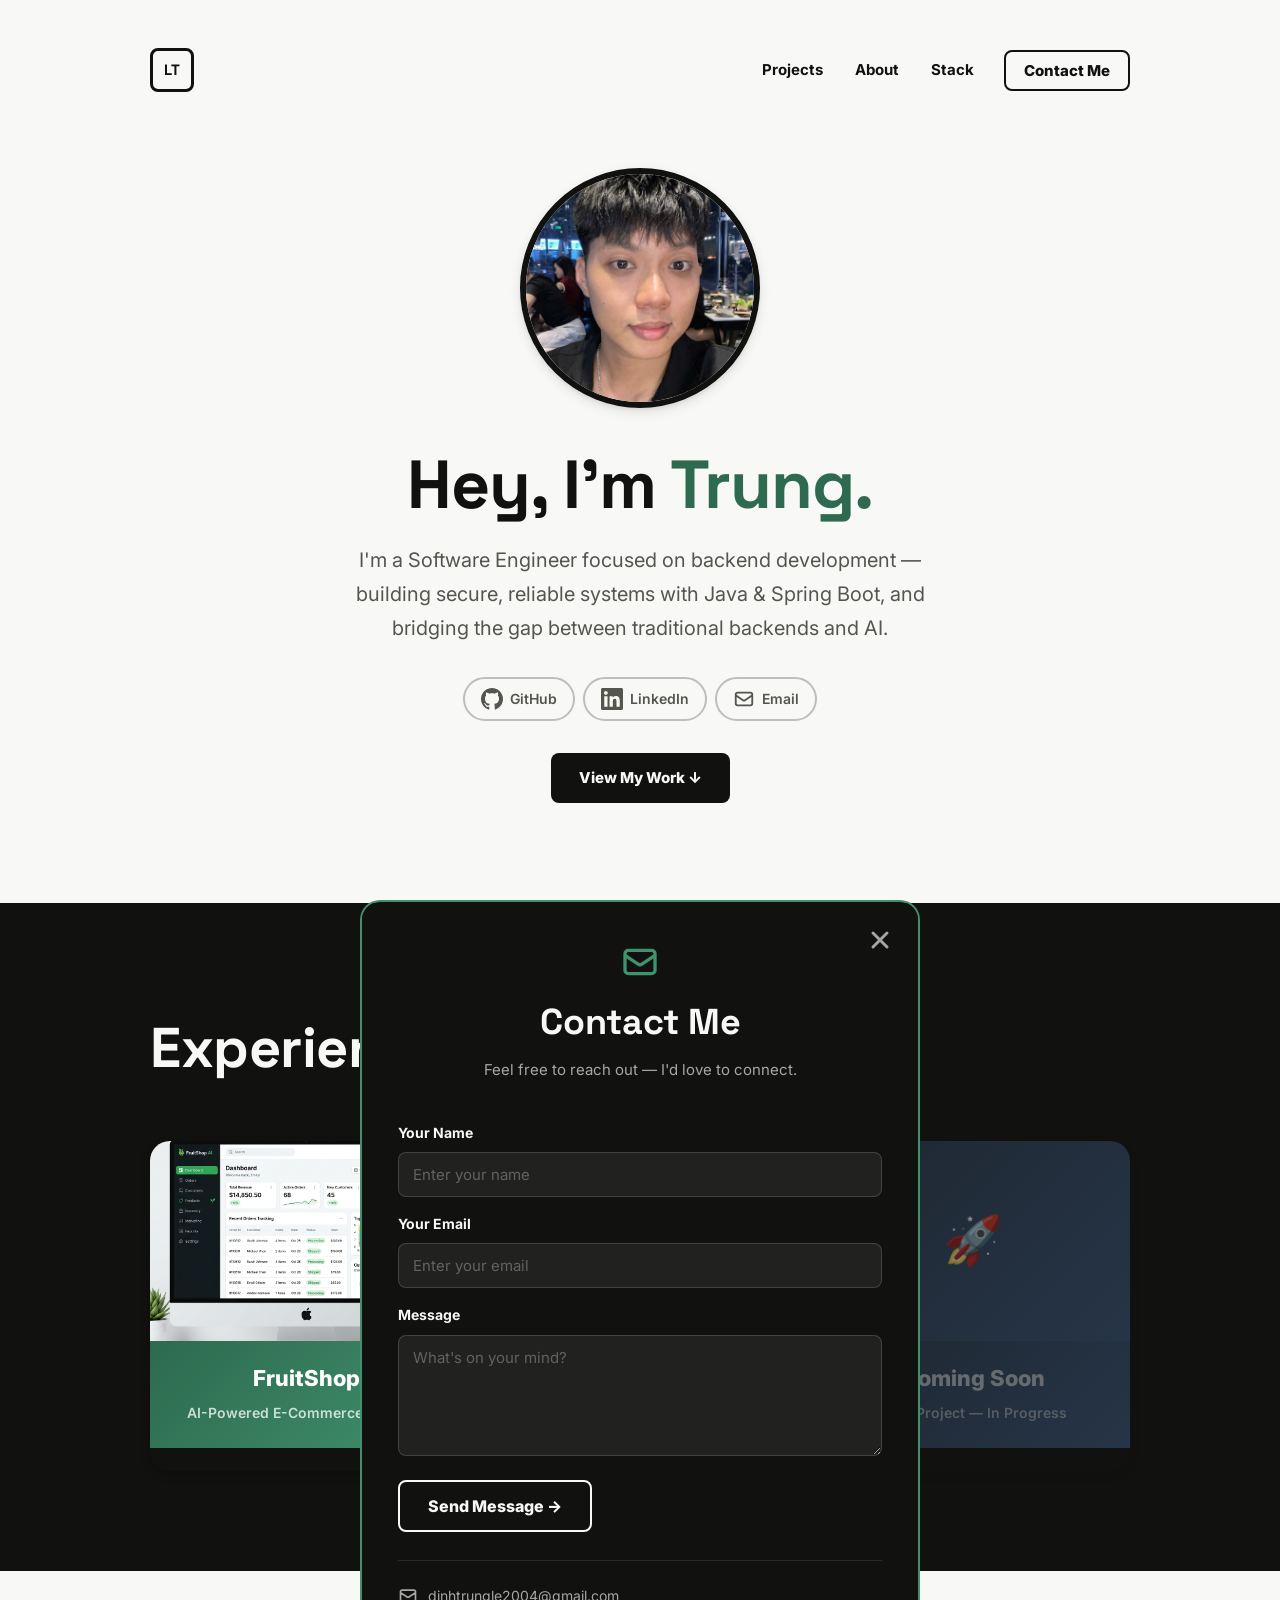
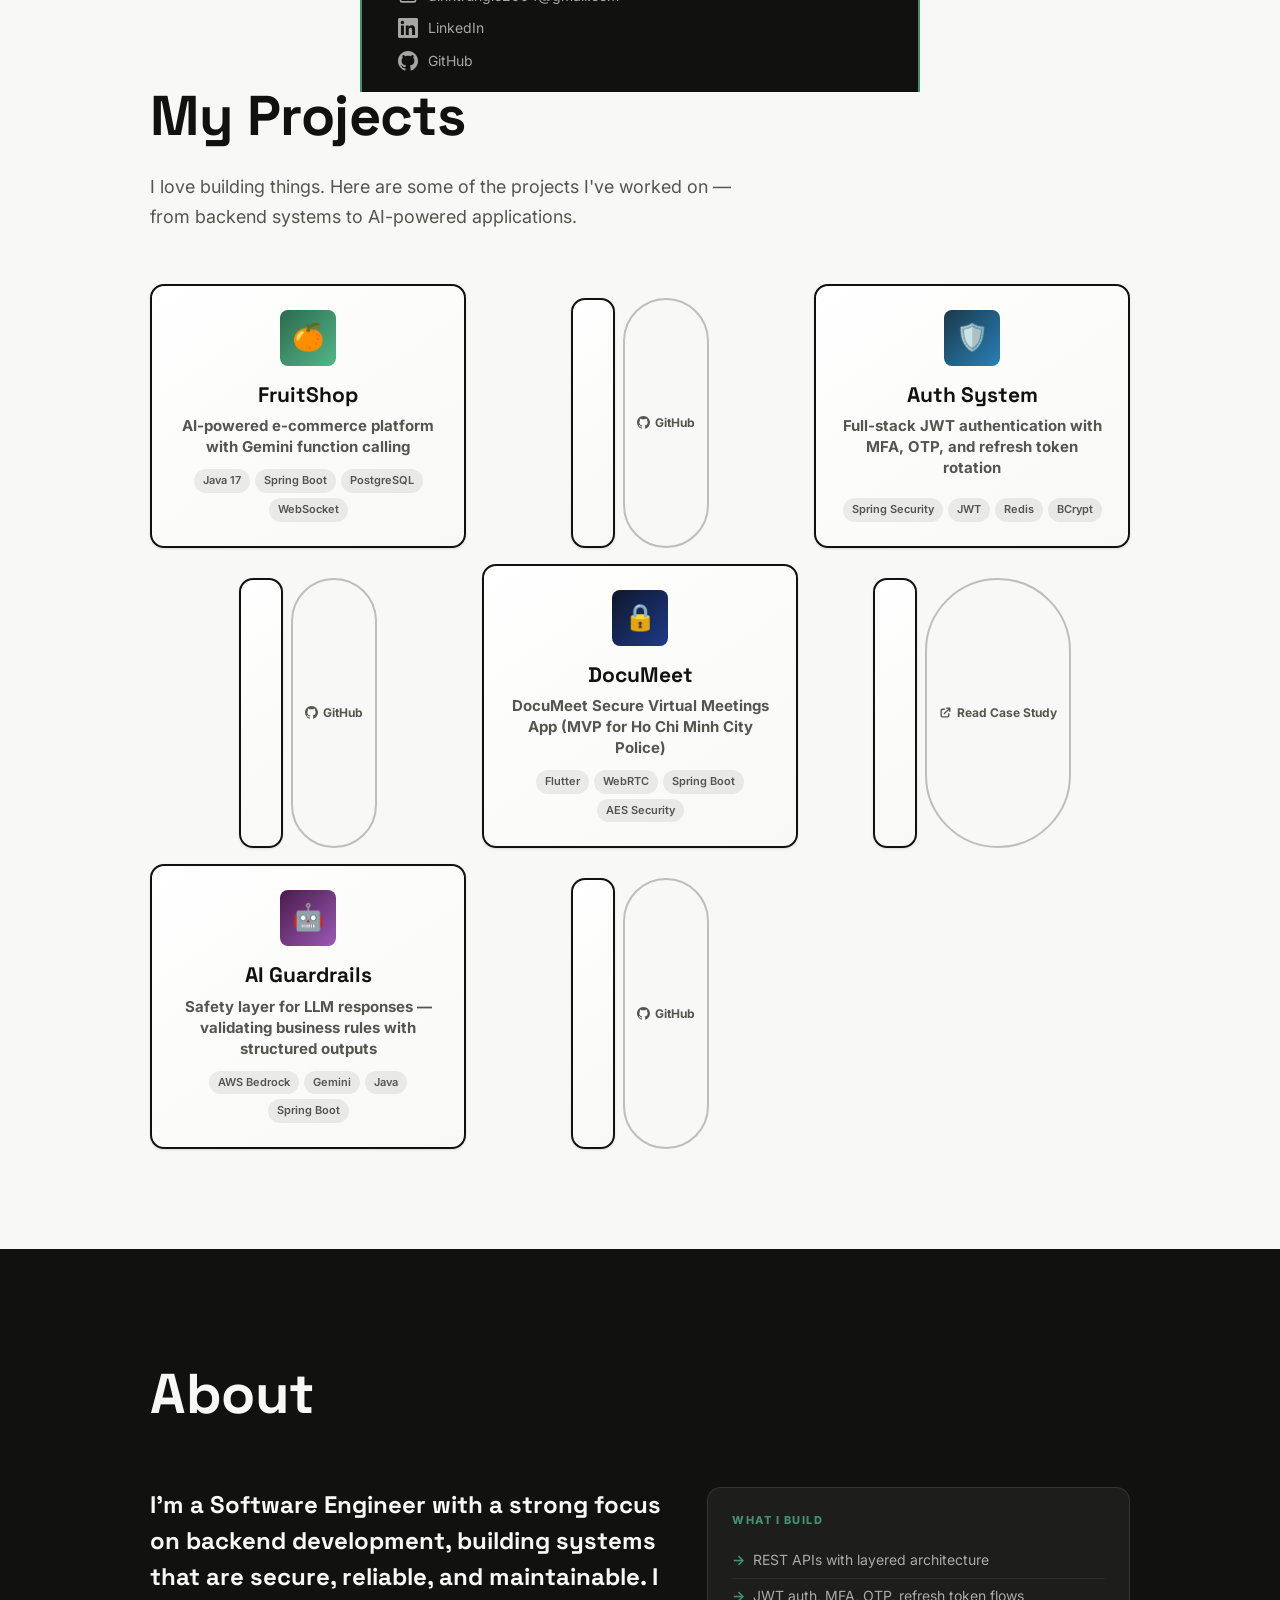
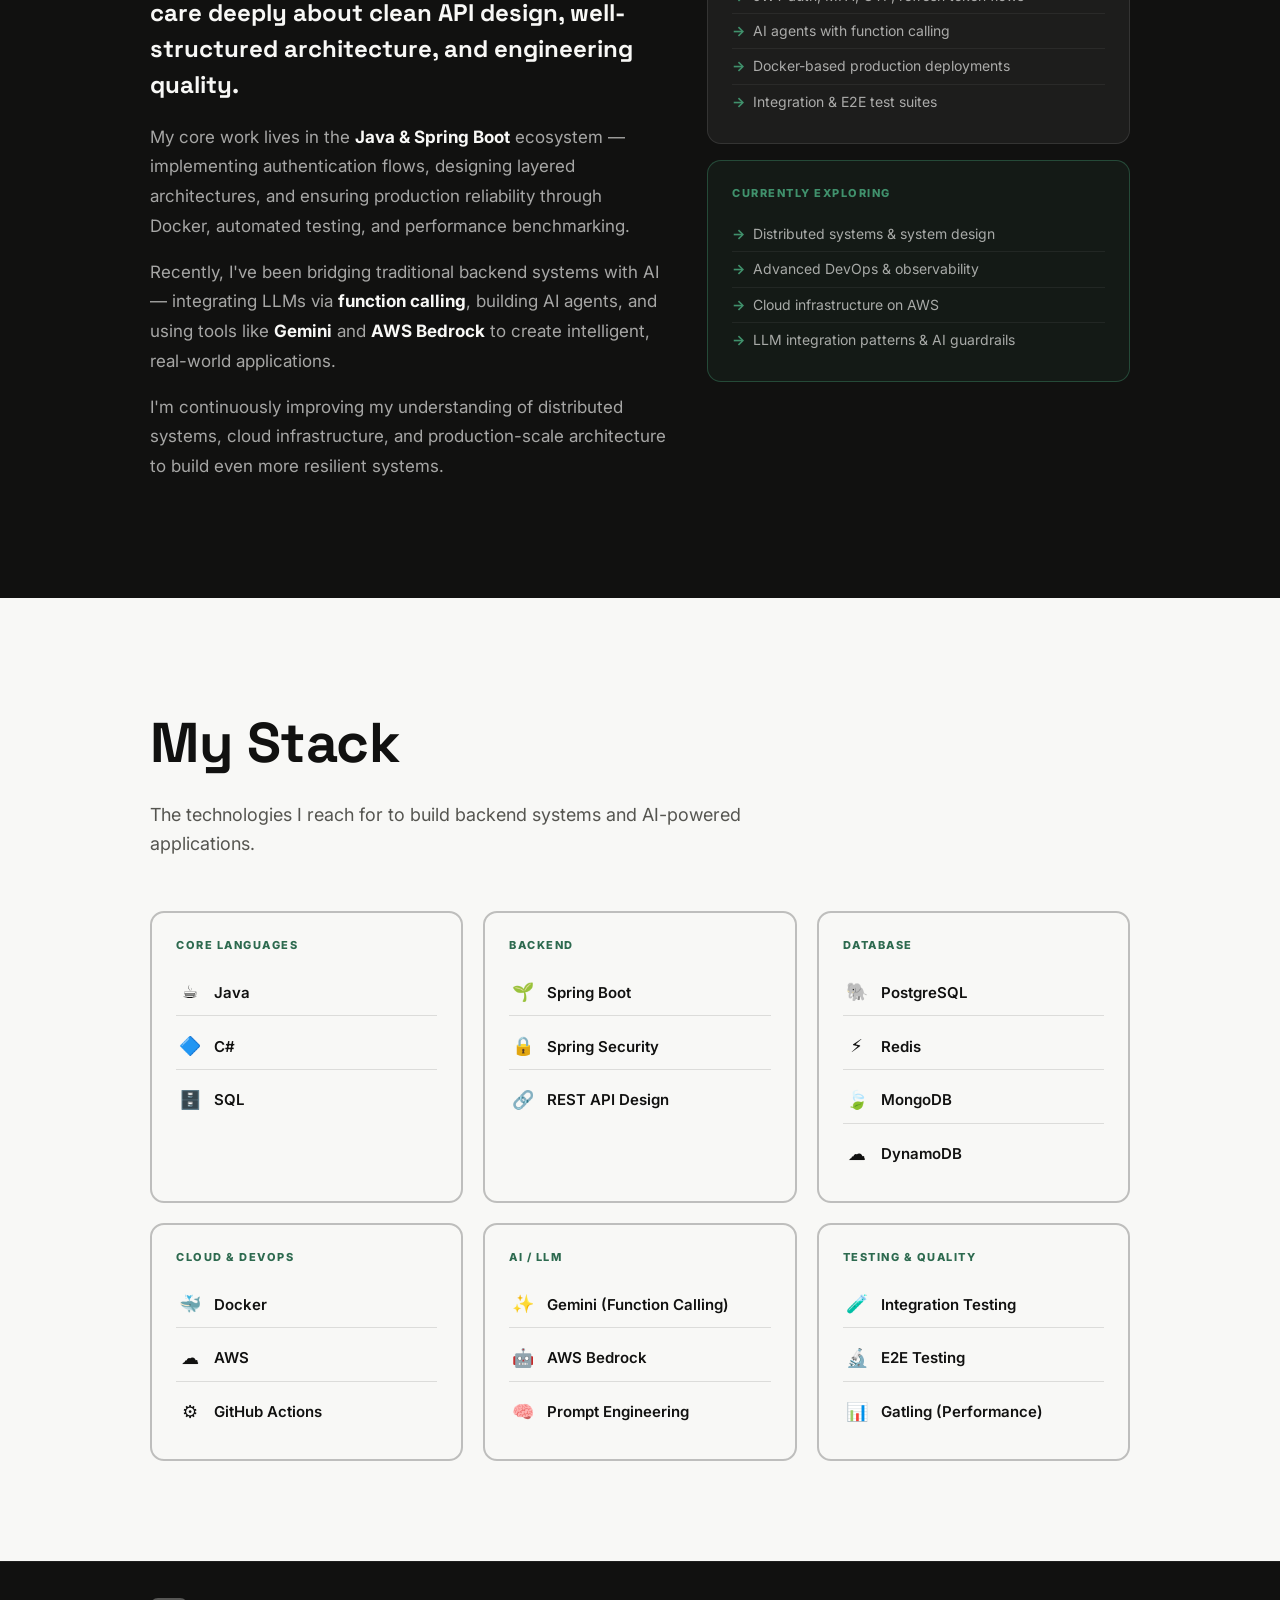
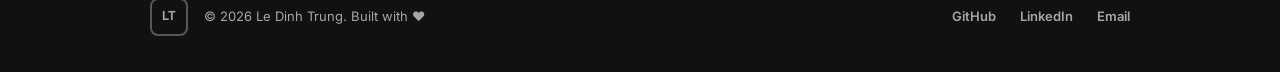
<file: index.html>
<!DOCTYPE html>
<html lang="en">

<head>
  <meta charset="UTF-8" />
  <meta name="viewport" content="width=device-width, initial-scale=1.0" />
  <meta name="description"
    content="Le Dinh Trung — Software Engineer specializing in backend development with Java & Spring Boot. Building secure, reliable systems and AI-powered applications." />
  <meta name="keywords" content="Le Dinh Trung, Backend Engineer, Java, Spring Boot, Software Engineer, Portfolio" />
  <meta name="author" content="Le Dinh Trung" />
  <meta property="og:title" content="Le Dinh Trung — Software Engineer" />
  <meta property="og:description"
    content="Backend Engineer building secure systems and AI-powered applications with Java & Spring Boot." />
  <meta property="og:type" content="website" />
  <title>Le Dinh Trung — Software Engineer</title>
  <link rel="preconnect" href="https://fonts.googleapis.com" />
  <link rel="preconnect" href="https://fonts.gstatic.com" crossorigin />
  <link
    href="https://fonts.googleapis.com/css2?family=Inter:wght@400;500;600;700;800;900&family=Space+Grotesk:wght@400;500;600;700&display=swap"
    rel="stylesheet" />
  <link rel="stylesheet" href="css/style.css" />
</head>

<body id="top">

  <!-- ========== STICKY NAV (shows on scroll) ========== -->
  <nav id="sticky-nav" aria-label="Sticky navigation">
    <div class="nav-inner">
      <a href="#top" class="nav-logo" aria-label="Go to top">LT</a>
      <div class="nav-links">
        <a href="#projects" class="nav-link">Projects</a>
        <a href="#about" class="nav-link">About</a>
        <a href="#stack" class="nav-link">Stack</a>
        <button class="nav-contact-btn" onclick="openContact()" aria-label="Open contact panel">Contact Me</button>
      </div>
      <button class="mobile-menu-btn" id="mobile-menu-btn" onclick="openMobileNav()" aria-label="Open menu"
        aria-expanded="false">
        <span></span><span></span><span></span>
      </button>
    </div>
  </nav>

  <!-- ========== MOBILE NAV OVERLAY ========== -->
  <div id="mobile-nav" class="mobile-nav" role="dialog" aria-modal="true" aria-label="Mobile navigation">
    <button class="mobile-nav-close" onclick="closeMobileNav()" aria-label="Close menu">
      <svg xmlns="http://www.w3.org/2000/svg" width="28" height="28" fill="none" viewBox="0 0 24 24"
        stroke="currentColor" stroke-width="2.5">
        <path stroke-linecap="round" stroke-linejoin="round" d="M6 18L18 6M6 6l12 12" />
      </svg>
    </button>
    <div class="mobile-nav-logo">LT</div>
    <nav class="mobile-nav-links" aria-label="Mobile navigation links">
      <a href="#projects" onclick="closeMobileNav()">Projects</a>
      <a href="#about" onclick="closeMobileNav()">About</a>
      <a href="#stack" onclick="closeMobileNav()">Stack</a>
      <button onclick="openContact(); closeMobileNav()">Contact Me</button>
    </nav>
  </div>

  <!-- ========== CONTACT PANEL ========== -->
  <div id="contact-panel" class="contact-panel" role="dialog" aria-modal="true" aria-label="Contact form">
    <button class="contact-close" onclick="closeContact()" aria-label="Close contact panel">
      <svg xmlns="http://www.w3.org/2000/svg" width="28" height="28" fill="none" viewBox="0 0 24 24"
        stroke="currentColor" stroke-width="2.5">
        <path stroke-linecap="round" stroke-linejoin="round" d="M6 18L18 6M6 6l12 12" />
      </svg>
    </button>
    <div class="contact-panel-inner">
      <div class="contact-icon">
        <svg xmlns="http://www.w3.org/2000/svg" width="40" height="40" fill="none" viewBox="0 0 24 24"
          stroke="currentColor" stroke-width="2">
          <path stroke-linecap="round" stroke-linejoin="round"
            d="M3 8l7.89 5.26a2 2 0 002.22 0L21 8M5 19h14a2 2 0 002-2V7a2 2 0 00-2-2H5a2 2 0 00-2 2v10a2 2 0 002 2z" />
        </svg>
      </div>
      <h2 class="contact-title">Contact Me</h2>
      <p class="contact-subtitle">Feel free to reach out — I'd love to connect.</p>
      <form class="contact-form" action="mailto:dinhtrungle2004@gmail.com" method="GET" enctype="text/plain"
        id="contact-form">
        <label for="contact-name">Your Name</label>
        <input type="text" id="contact-name" name="Your Name" placeholder="Enter your name" required />
        <label for="contact-email">Your Email</label>
        <input type="email" id="contact-email" name="Your Email" placeholder="Enter your email" required />
        <label for="contact-message">Message</label>
        <textarea id="contact-message" name="body" placeholder="What's on your mind?" rows="5" required></textarea>
        <button type="submit" class="contact-submit">Send Message →</button>
      </form>
      <div class="contact-links">
        <a href="mailto:dinhtrungle2004@gmail.com" target="_blank" rel="noopener" aria-label="Email">
          <svg xmlns="http://www.w3.org/2000/svg" width="20" height="20" fill="none" viewBox="0 0 24 24"
            stroke="currentColor" stroke-width="2">
            <path stroke-linecap="round" stroke-linejoin="round"
              d="M3 8l7.89 5.26a2 2 0 002.22 0L21 8M5 19h14a2 2 0 002-2V7a2 2 0 00-2-2H5a2 2 0 00-2 2v10a2 2 0 002 2z" />
          </svg>
          dinhtrungle2004@gmail.com
        </a>
        <a href="https://www.linkedin.com/in/trung-wolford/" target="_blank" rel="noopener" aria-label="LinkedIn">
          <svg xmlns="http://www.w3.org/2000/svg" width="20" height="20" viewBox="0 0 24 24" fill="currentColor">
            <path
              d="M20.447 20.452h-3.554v-5.569c0-1.328-.027-3.037-1.852-3.037-1.853 0-2.136 1.445-2.136 2.939v5.667H9.351V9h3.414v1.561h.046c.477-.9 1.637-1.85 3.37-1.85 3.601 0 4.267 2.37 4.267 5.455v6.286zM5.337 7.433c-1.144 0-2.063-.926-2.063-2.065 0-1.138.92-2.063 2.063-2.063 1.14 0 2.064.925 2.064 2.063 0 1.139-.925 2.065-2.064 2.065zm1.782 13.019H3.555V9h3.564v11.452zM22.225 0H1.771C.792 0 0 .774 0 1.729v20.542C0 23.227.792 24 1.771 24h20.451C23.2 24 24 23.227 24 22.271V1.729C24 .774 23.2 0 22.222 0h.003z" />
          </svg>
          LinkedIn
        </a>
        <a href="https://github.com/TrungWolford" target="_blank" rel="noopener" aria-label="GitHub">
          <svg xmlns="http://www.w3.org/2000/svg" width="20" height="20" viewBox="0 0 24 24" fill="currentColor">
            <path
              d="M12 0c-6.626 0-12 5.373-12 12 0 5.302 3.438 9.8 8.207 11.387.599.111.793-.261.793-.577v-2.234c-3.338.726-4.033-1.416-4.033-1.416-.546-1.387-1.333-1.756-1.333-1.756-1.089-.745.083-.729.083-.729 1.205.084 1.839 1.237 1.839 1.237 1.07 1.834 2.807 1.304 3.492.997.107-.775.418-1.305.762-1.604-2.665-.305-5.467-1.334-5.467-5.931 0-1.311.469-2.381 1.236-3.221-.124-.303-.535-1.524.117-3.176 0 0 1.008-.322 3.301 1.23.957-.266 1.983-.399 3.003-.404 1.02.005 2.047.138 3.006.404 2.291-1.552 3.297-1.23 3.297-1.23.653 1.653.242 2.874.118 3.176.77.84 1.235 1.911 1.235 3.221 0 4.609-2.807 5.624-5.479 5.921.43.372.823 1.102.823 2.222v3.293c0 .319.192.694.801.576 4.765-1.589 8.199-6.086 8.199-11.386 0-6.627-5.373-12-12-12z" />
          </svg>
          GitHub
        </a>
      </div>
    </div>
  </div>
  <div id="contact-overlay" class="contact-overlay" onclick="closeContact()"></div>

  <!-- ========== HERO ========== -->
  <header id="hero" class="hero section-light">
    <div class="hero-inner container">
      <!-- Static nav (visible at top, hidden on scroll when sticky-nav appears) -->
      <nav class="hero-nav" aria-label="Primary navigation">
        <a href="#top" class="nav-logo" aria-label="Go to top">LT</a>
        <div class="nav-links">
          <a href="#projects" class="nav-link">Projects</a>
          <a href="#about" class="nav-link">About</a>
          <a href="#stack" class="nav-link">Stack</a>
          <button class="nav-contact-btn" onclick="openContact()" aria-label="Open contact panel">Contact Me</button>
        </div>
        <button class="mobile-menu-btn" onclick="openMobileNav()" aria-label="Open menu">
          <span></span><span></span><span></span>
        </button>
      </nav>

      <div class="hero-content">
        <div class="hero-avatar-wrap">
          <img src="img/profile.jpg" alt="Photo of Le Dinh Trung" class="hero-avatar" id="hero-avatar" loading="eager"
            onerror="this.src='img/profile-placeholder.svg'" />
        </div>
        <div class="hero-text fade-in-up">
          <h1 class="hero-greeting">
            Hey, I'm <span class="accent">Trung.</span>
          </h1>
          <p class="hero-intro">
            I'm a Software Engineer focused on backend development — building secure, reliable systems with Java &amp;
            Spring Boot, and bridging the gap between traditional backends and AI.
          </p>
          <div class="hero-socials">
            <a href="https://github.com/TrungWolford" target="_blank" rel="noopener" class="social-link"
              aria-label="GitHub profile">
              <svg xmlns="http://www.w3.org/2000/svg" width="22" height="22" viewBox="0 0 24 24" fill="currentColor">
                <path
                  d="M12 0c-6.626 0-12 5.373-12 12 0 5.302 3.438 9.8 8.207 11.387.599.111.793-.261.793-.577v-2.234c-3.338.726-4.033-1.416-4.033-1.416-.546-1.387-1.333-1.756-1.333-1.756-1.089-.745.083-.729.083-.729 1.205.084 1.839 1.237 1.839 1.237 1.07 1.834 2.807 1.304 3.492.997.107-.775.418-1.305.762-1.604-2.665-.305-5.467-1.334-5.467-5.931 0-1.311.469-2.381 1.236-3.221-.124-.303-.535-1.524.117-3.176 0 0 1.008-.322 3.301 1.23.957-.266 1.983-.399 3.003-.404 1.02.005 2.047.138 3.006.404 2.291-1.552 3.297-1.23 3.297-1.23.653 1.653.242 2.874.118 3.176.77.84 1.235 1.911 1.235 3.221 0 4.609-2.807 5.624-5.479 5.921.43.372.823 1.102.823 2.222v3.293c0 .319.192.694.801.576 4.765-1.589 8.199-6.086 8.199-11.386 0-6.627-5.373-12-12-12z" />
              </svg>
              GitHub
            </a>
            <a href="https://www.linkedin.com/in/trung-wolford/" target="_blank" rel="noopener" class="social-link"
              aria-label="LinkedIn profile">
              <svg xmlns="http://www.w3.org/2000/svg" width="22" height="22" viewBox="0 0 24 24" fill="currentColor">
                <path
                  d="M20.447 20.452h-3.554v-5.569c0-1.328-.027-3.037-1.852-3.037-1.853 0-2.136 1.445-2.136 2.939v5.667H9.351V9h3.414v1.561h.046c.477-.9 1.637-1.85 3.37-1.85 3.601 0 4.267 2.37 4.267 5.455v6.286zM5.337 7.433c-1.144 0-2.063-.926-2.063-2.065 0-1.138.92-2.063 2.063-2.063 1.14 0 2.064.925 2.064 2.063 0 1.139-.925 2.065-2.064 2.065zm1.782 13.019H3.555V9h3.564v11.452zM22.225 0H1.771C.792 0 0 .774 0 1.729v20.542C0 23.227.792 24 1.771 24h20.451C23.2 24 24 23.227 24 22.271V1.729C24 .774 23.2 0 22.222 0h.003z" />
              </svg>
              LinkedIn
            </a>
            <a href="mailto:dinhtrungle2004@gmail.com" class="social-link" aria-label="Send email">
              <svg xmlns="http://www.w3.org/2000/svg" width="22" height="22" fill="none" viewBox="0 0 24 24"
                stroke="currentColor" stroke-width="2">
                <path stroke-linecap="round" stroke-linejoin="round"
                  d="M3 8l7.89 5.26a2 2 0 002.22 0L21 8M5 19h14a2 2 0 002-2V7a2 2 0 00-2-2H5a2 2 0 00-2 2v10a2 2 0 002 2z" />
              </svg>
              Email
            </a>
          </div>
          <a href="#projects" class="hero-cta">View My Work ↓</a>
        </div>
      </div>
    </div>
  </header>

  <!-- ========== EXPERIENCE WORK ========== -->
  <section id="featured" class="section-dark featured-section" aria-label="Featured work">
    <div class="container">
      <h2 class="section-title section-title--light">Experience Work</h2>
      <div class="featured-grid" id="featured-grid">
        <!-- Populated by JS -->
      </div>
    </div>
  </section>

  <!-- ========== PROJECTS ========== -->
  <section id="projects" class="section-light" aria-label="All projects">
    <div class="container">
      <h2 class="section-title">My Projects</h2>
      <p class="section-subtitle">I love building things. Here are some of the projects I've worked on — from backend
        systems to AI-powered applications.</p>
      <div class="projects-grid" id="projects-grid">
        <!-- Populated by JS -->
      </div>
    </div>
  </section>

  <!-- ========== ABOUT ========== -->
  <section id="about" class="section-dark about-section" aria-label="About me">
    <div class="container">
      <h2 class="section-title section-title--light">About</h2>
      <div class="about-grid">
        <div class="about-text">
          <p class="about-intro">
            I'm a Software Engineer with a strong focus on backend development, building systems that are secure,
            reliable, and maintainable. I care deeply about clean API design, well-structured architecture, and
            engineering quality.
          </p>
          <p class="about-body">
            My core work lives in the <strong>Java & Spring Boot</strong> ecosystem — implementing authentication flows,
            designing layered architectures, and ensuring production reliability through Docker, automated testing, and
            performance benchmarking.
          </p>
          <p class="about-body">
            Recently, I've been bridging traditional backend systems with AI — integrating LLMs via <strong>function
              calling</strong>, building AI agents, and using tools like <strong>Gemini</strong> and <strong>AWS
              Bedrock</strong> to create intelligent, real-world applications.
          </p>
          <p class="about-body">
            I'm continuously improving my understanding of distributed systems, cloud infrastructure, and
            production-scale architecture to build even more resilient systems.
          </p>
        </div>
        <div class="about-focus">
          <div class="focus-card">
            <div class="focus-label">What I build</div>
            <ul class="focus-list">
              <li>REST APIs with layered architecture</li>
              <li>JWT auth, MFA, OTP, refresh token flows</li>
              <li>AI agents with function calling</li>
              <li>Docker-based production deployments</li>
              <li>Integration &amp; E2E test suites</li>
            </ul>
          </div>
          <div class="focus-card currently-card">
            <div class="focus-label">Currently exploring</div>
            <ul class="focus-list">
              <li>Distributed systems &amp; system design</li>
              <li>Advanced DevOps &amp; observability</li>
              <li>Cloud infrastructure on AWS</li>
              <li>LLM integration patterns &amp; AI guardrails</li>
            </ul>
          </div>
        </div>
      </div>
    </div>
  </section>

  <!-- ========== TECH STACK ========== -->
  <section id="stack" class="section-light stack-section" aria-label="Technology stack">
    <div class="container">
      <h2 class="section-title">My Stack</h2>
      <p class="section-subtitle">The technologies I reach for to build backend systems and AI-powered applications.</p>
      <div class="stack-grid" id="stack-grid">
        <!-- Populated by JS -->
      </div>
    </div>
  </section>

  <!-- ========== FOOTER ========== -->
  <footer class="footer section-dark" aria-label="Footer">
    <div class="container footer-inner">
      <div class="footer-left">
        <span class="footer-logo">LT</span>
        <span class="footer-copy">© 2026 Le Dinh Trung. Built with ♥</span>
      </div>
      <div class="footer-links">
        <a href="https://github.com/TrungWolford" target="_blank" rel="noopener" aria-label="GitHub">GitHub</a>
        <a href="https://www.linkedin.com/in/trung-wolford/" target="_blank" rel="noopener"
          aria-label="LinkedIn">LinkedIn</a>
        <a href="mailto:dinhtrungle2004@gmail.com" aria-label="Email">Email</a>
      </div>
    </div>
  </footer>

  <script src="js/data.js"></script>
  <script src="js/main.js"></script>
</body>

</html>
</file>
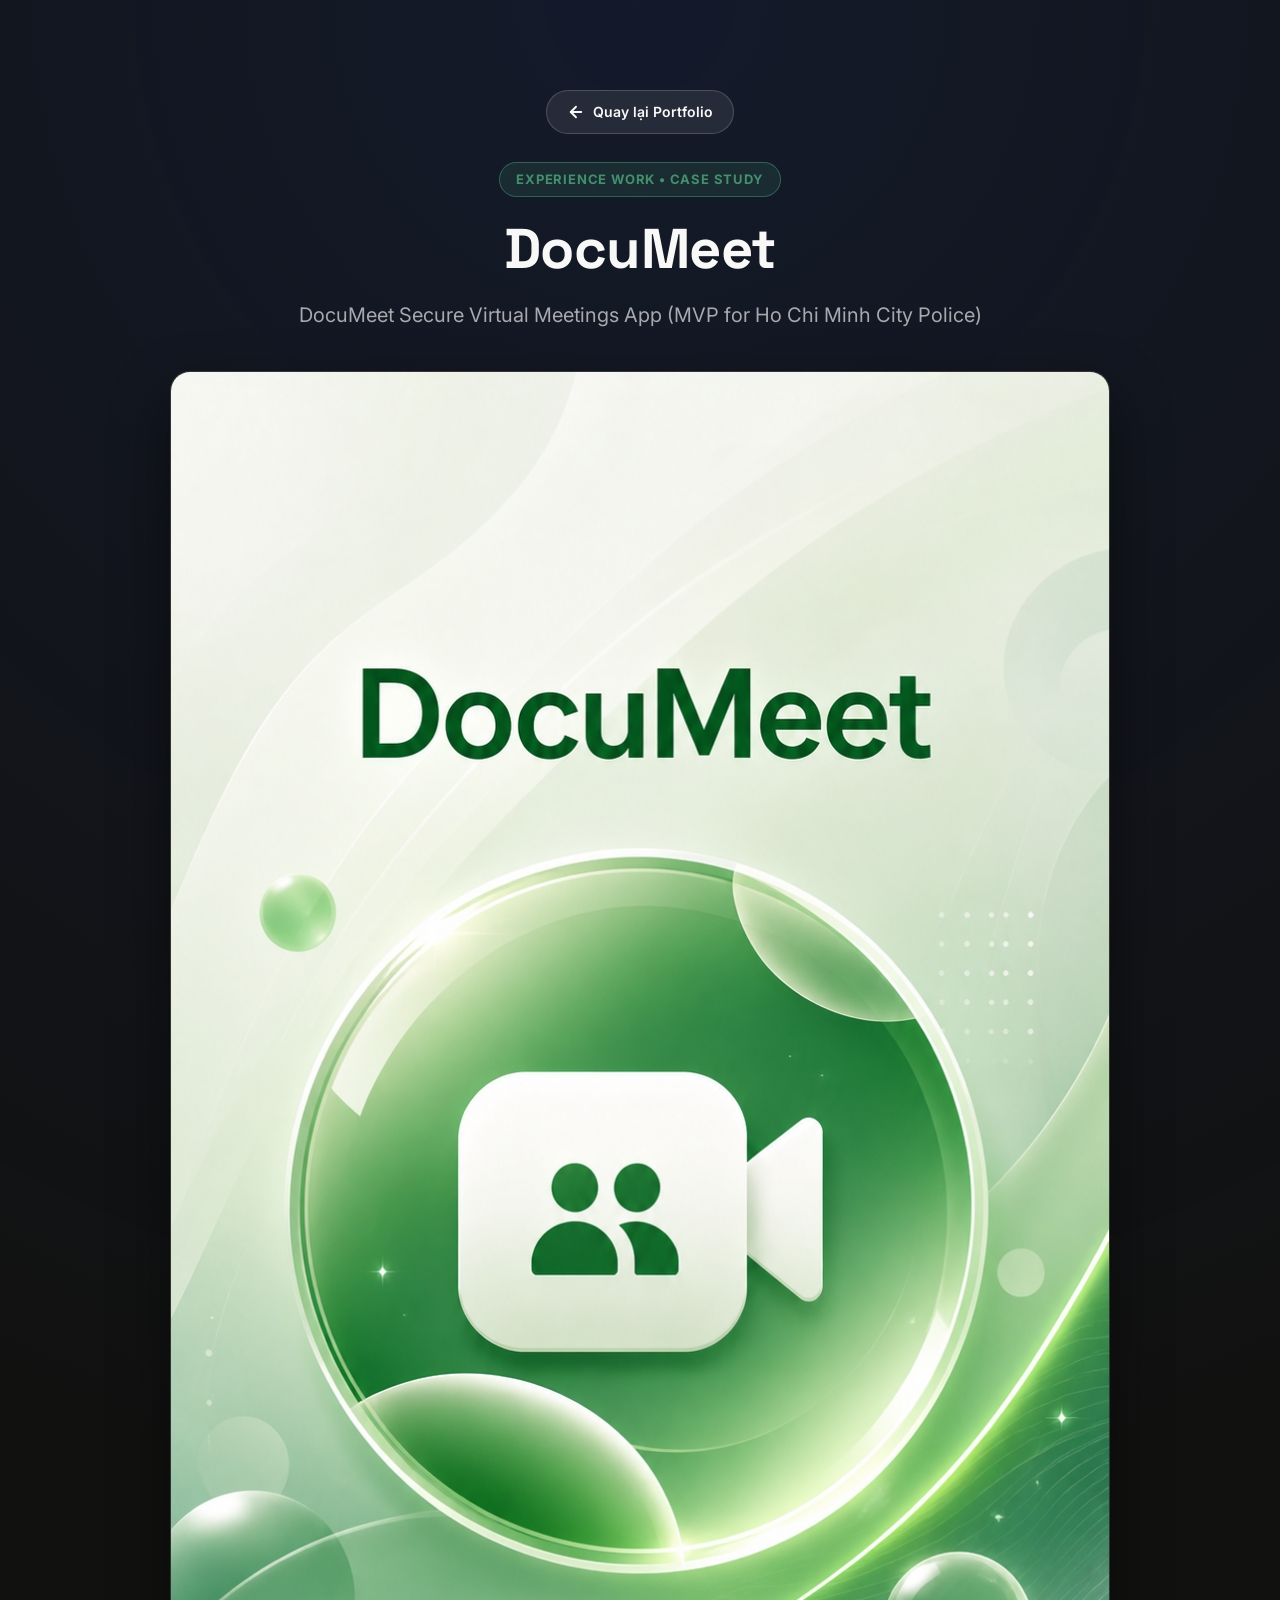
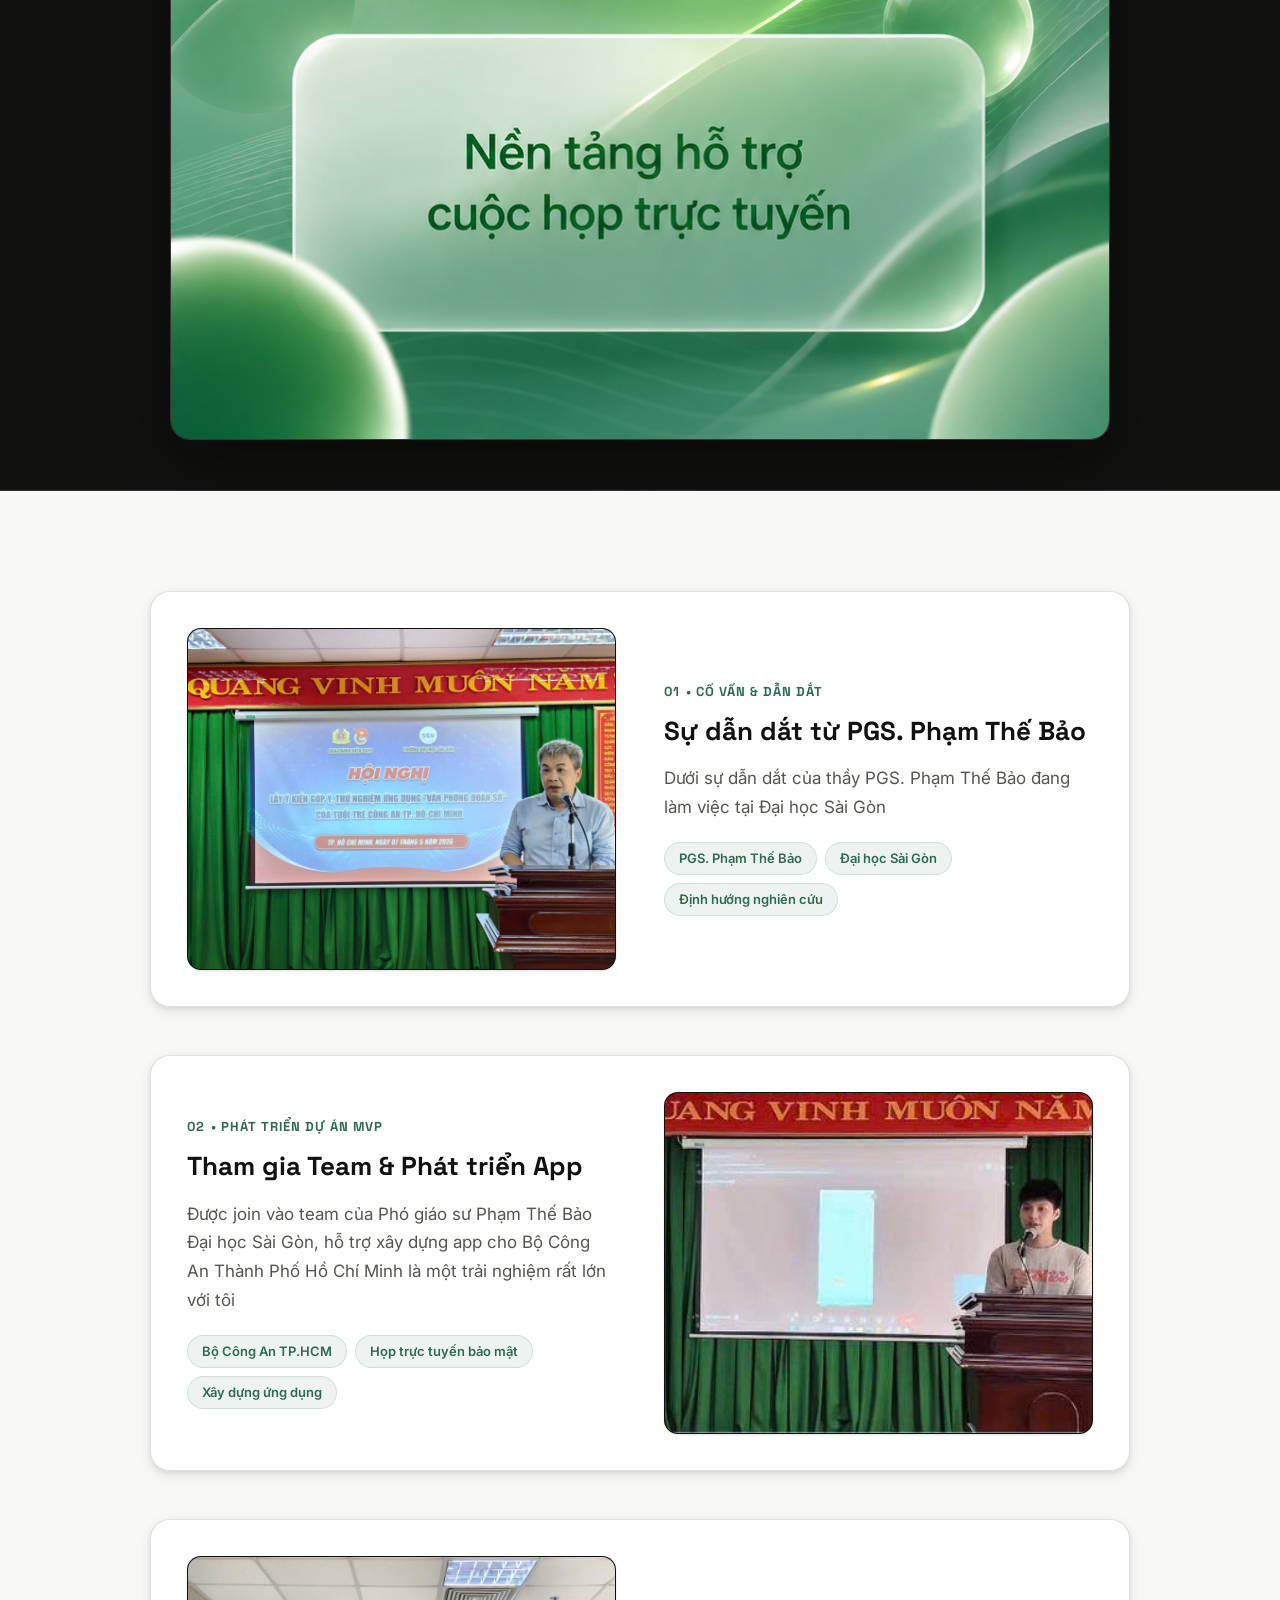
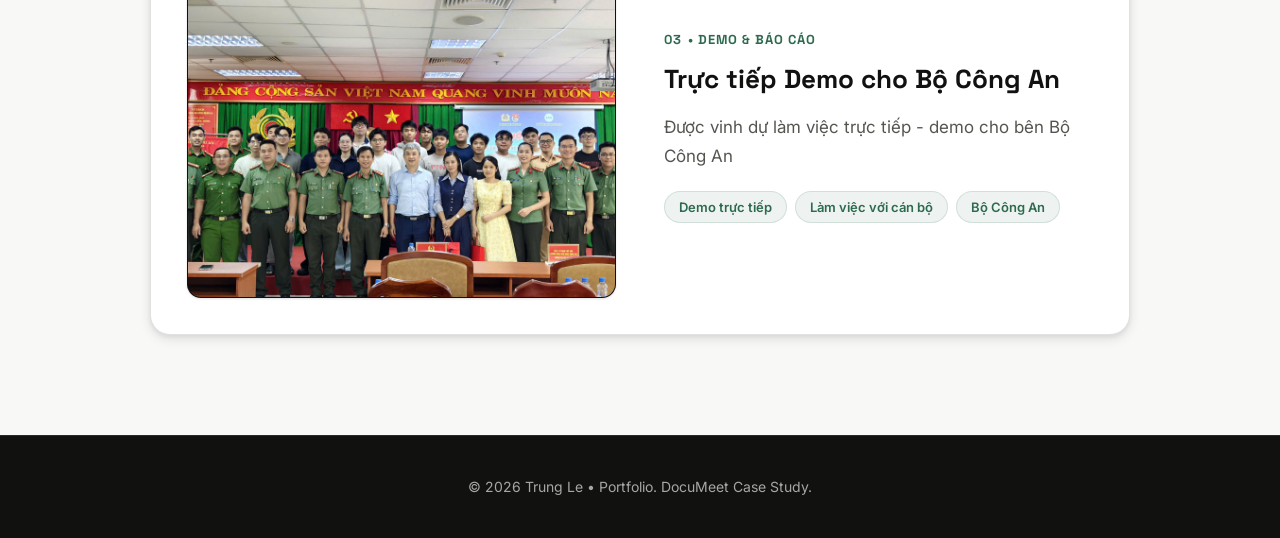
<file: documeet.html>
<!DOCTYPE html>
<html lang="vi">

<head>
  <meta charset="UTF-8" />
  <meta name="viewport" content="width=device-width, initial-scale=1.0" />
  <title>DocuMeet — Secure Virtual Meetings App (MVP for Ho Chi Minh City Police)</title>
  <meta name="description"
    content="Chi tiết dự án DocuMeet: Ứng dụng họp trực tuyến bảo mật cao (MVP cho Bộ Công An Thành Phố Hồ Chí Minh) dưới sự dẫn dắt của PGS. Phạm Thế Bảo." />

  <!-- Google Fonts -->
  <link rel="preconnect" href="https://fonts.googleapis.com" />
  <link rel="preconnect" href="https://fonts.gstatic.com" crossorigin />
  <link
    href="https://fonts.googleapis.com/css2?family=Inter:wght@400;500;600;700;800&family=Space+Grotesk:wght@600;700;800&display=swap"
    rel="stylesheet" />

  <!-- Main Stylesheet -->
  <link rel="stylesheet" href="css/style.css" />
</head>

<body>
  <!-- HEADER / HERO -->
  <header class="documeet-header">
    <div class="container">
      <a href="index.html" class="documeet-back-btn">
        <svg xmlns="http://www.w3.org/2000/svg" width="18" height="18" viewBox="0 0 24 24" fill="none" stroke="currentColor" stroke-width="2.5" stroke-linecap="round" stroke-linejoin="round">
          <line x1="19" y1="12" x2="5" y2="12"></line>
          <polyline points="12 19 5 12 12 5"></polyline>
        </svg>
        Quay lại Portfolio
      </a>

      <div>
        <span class="documeet-badge">Experience Work • Case Study</span>
      </div>
      <h1 class="documeet-title">DocuMeet</h1>
      <p class="documeet-subtitle">
        DocuMeet Secure Virtual Meetings App (MVP for Ho Chi Minh City Police)
      </p>

      <div class="documeet-hero-img-container">
        <img src="img/DocuMeet.png" alt="DocuMeet Project Banner" />
      </div>
    </div>
  </header>

  <!-- MAIN CONTENT: ALTERNATING LAYOUT -->
  <main class="documeet-content-section">
    <div class="container">
      <div class="alternating-container">

        <!-- ROW 1: Image Left, Content Right -->
        <article class="alternating-row">
          <div class="row-img-wrapper">
            <img src="img/DocuMeet/docu_0.jpg" alt="PGS. Phạm Thế Bảo - Đại học Sài Gòn" loading="lazy" />
          </div>
          <div class="row-text-content">
            <div class="row-tag">
              <span>01</span> • Cố vấn &amp; Dẫn dắt
            </div>
            <h2 class="row-heading">Sự dẫn dắt từ PGS. Phạm Thế Bảo</h2>
            <p class="row-desc">
              Dưới sự dẫn dắt của thầy PGS. Phạm Thế Bảo đang làm việc tại Đại học Sài Gòn
            </p>
            <div class="row-badges">
              <span class="row-badge-item">PGS. Phạm Thế Bảo</span>
              <span class="row-badge-item">Đại học Sài Gòn</span>
              <span class="row-badge-item">Định hướng nghiên cứu</span>
            </div>
          </div>
        </article>

        <!-- ROW 2: Content Left, Image Right (So le) -->
        <article class="alternating-row reverse">
          <div class="row-text-content">
            <div class="row-tag">
              <span>02</span> • Phát triển dự án MVP
            </div>
            <h2 class="row-heading">Tham gia Team &amp; Phát triển App</h2>
            <p class="row-desc">
              Được join vào team của Phó giáo sư Phạm Thế Bảo Đại học Sài Gòn, hỗ trợ xây dựng app cho Bộ Công An Thành Phố Hồ Chí Minh là một trải nghiệm rất lớn với tôi
            </p>
            <div class="row-badges">
              <span class="row-badge-item">Bộ Công An TP.HCM</span>
              <span class="row-badge-item">Họp trực tuyến bảo mật</span>
              <span class="row-badge-item">Xây dựng ứng dụng</span>
            </div>
          </div>
          <div class="row-img-wrapper">
            <img src="img/DocuMeet/docu_1.jpg" alt="Hỗ trợ xây dựng app cho Bộ Công An TP.HCM" loading="lazy" />
          </div>
        </article>

        <!-- ROW 3: Image Left, Content Right -->
        <article class="alternating-row">
          <div class="row-img-wrapper">
            <img src="img/DocuMeet/docu_2.jpg" alt="Demo trực tiếp cho Bộ Công An" loading="lazy" />
          </div>
          <div class="row-text-content">
            <div class="row-tag">
              <span>03</span> • Demo &amp; Báo cáo
            </div>
            <h2 class="row-heading">Trực tiếp Demo cho Bộ Công An</h2>
            <p class="row-desc">
              Được vinh dự làm việc trực tiếp - demo cho bên Bộ Công An
            </p>
            <div class="row-badges">
              <span class="row-badge-item">Demo trực tiếp</span>
              <span class="row-badge-item">Làm việc với cán bộ</span>
              <span class="row-badge-item">Bộ Công An</span>
            </div>
          </div>
        </article>

      </div>
    </div>
  </main>

  <!-- FOOTER -->
  <footer style="padding: 40px 0; background: var(--bg-dark); color: var(--text-light); text-align: center; border-top: 1px solid rgba(255,255,255,0.1);">
    <div class="container">
      <p style="color: var(--text-light-muted); font-size: 14px;">
        © 2026 Trung Le • Portfolio. DocuMeet Case Study.
      </p>
    </div>
  </footer>
</body>

</html>
</file>
<file: css/style.css>
/* ===========================
   DESIGN TOKENS
=========================== */
:root {
  --bg-light: #f8f8f6;
  --bg-dark: #111110;
  --text-primary: #111110;
  --text-secondary: #555550;
  --text-muted: #8a8a85;
  --text-light: #f8f8f6;
  --text-light-muted: rgba(248, 248, 246, 0.65);
  --accent: #2d6a4f;
  --accent-hover: #1b4332;
  --accent-light: #40916c;
  --border-dark: #111110;
  --border-light: rgba(17, 17, 16, 0.12);
  --border-light-strong: rgba(17, 17, 16, 0.25);
  --shadow-sm: 0 1px 3px rgba(0,0,0,0.08), 0 1px 2px rgba(0,0,0,0.06);
  --shadow-md: 0 4px 12px rgba(0,0,0,0.10), 0 2px 4px rgba(0,0,0,0.06);
  --shadow-lg: 0 16px 40px rgba(0,0,0,0.14), 0 4px 8px rgba(0,0,0,0.06);
  --radius-sm: 8px;
  --radius-md: 14px;
  --radius-lg: 20px;
  --radius-full: 9999px;
  --font-primary: 'Inter', system-ui, -apple-system, sans-serif;
  --font-display: 'Space Grotesk', 'Inter', system-ui, sans-serif;
  --transition-fast: 150ms ease;
  --transition-base: 220ms ease;
  --transition-slow: 350ms ease;
  --max-width: 1100px;
  --nav-height: 72px;
}

/* ===========================
   RESET & BASE
=========================== */
*, *::before, *::after {
  box-sizing: border-box;
  margin: 0;
  padding: 0;
}

html {
  scroll-behavior: smooth;
  font-size: 16px;
  -webkit-text-size-adjust: 100%;
}

@media (prefers-reduced-motion: reduce) {
  html { scroll-behavior: auto; }
  *, *::before, *::after {
    animation-duration: 0.01ms !important;
    animation-iteration-count: 1 !important;
    transition-duration: 0.01ms !important;
  }
}

body {
  font-family: var(--font-primary);
  background-color: var(--bg-light);
  color: var(--text-primary);
  line-height: 1.6;
  overflow-x: hidden;
  -webkit-font-smoothing: antialiased;
  -moz-osx-font-smoothing: grayscale;
}

a {
  color: inherit;
  text-decoration: none;
}

ul { list-style: none; }

img {
  max-width: 100%;
  height: auto;
  display: block;
}

button {
  cursor: pointer;
  background: none;
  border: none;
  font-family: inherit;
}

/* Focus styles for accessibility */
:focus-visible {
  outline: 2px solid var(--accent-light);
  outline-offset: 3px;
  border-radius: 4px;
}

/* ===========================
   LAYOUT
=========================== */
.container {
  width: 100%;
  max-width: var(--max-width);
  margin: 0 auto;
  padding: 0 clamp(20px, 5vw, 60px);
}

.section-light { background: var(--bg-light); }
.section-dark { background: var(--bg-dark); }

/* ===========================
   STICKY NAV
=========================== */
#sticky-nav {
  position: fixed;
  top: 0;
  left: 0;
  right: 0;
  z-index: 100;
  background: rgba(248, 248, 246, 0.96);
  backdrop-filter: blur(12px);
  -webkit-backdrop-filter: blur(12px);
  border-bottom: 1px solid var(--border-light);
  transform: translateY(-100%);
  transition: transform var(--transition-base);
  height: var(--nav-height);
}

#sticky-nav.visible {
  transform: translateY(0);
}

.nav-inner {
  max-width: var(--max-width);
  margin: 0 auto;
  padding: 0 clamp(20px, 5vw, 60px);
  height: 100%;
  display: flex;
  align-items: center;
  gap: 32px;
}

/* ===========================
   NAVIGATION SHARED
=========================== */
.nav-logo {
  display: inline-flex;
  align-items: center;
  justify-content: center;
  width: 44px;
  height: 44px;
  border: 3px solid var(--text-primary);
  border-radius: var(--radius-sm);
  font-family: var(--font-display);
  font-weight: 800;
  font-size: 15px;
  letter-spacing: 0.5px;
  color: var(--text-primary);
  transition: background var(--transition-fast), color var(--transition-fast);
  flex-shrink: 0;
}

.nav-logo:hover {
  background: var(--text-primary);
  color: var(--bg-light);
}

.nav-links {
  display: flex;
  align-items: center;
  gap: 4px;
  margin-left: auto;
}

.nav-link {
  font-weight: 700;
  font-size: 15px;
  color: var(--text-primary);
  padding: 8px 14px;
  border-radius: var(--radius-sm);
  transition: background var(--transition-fast), color var(--transition-fast);
  position: relative;
}

.nav-link::after {
  content: '';
  position: absolute;
  bottom: 4px;
  left: 14px;
  right: 14px;
  height: 2px;
  background: var(--accent);
  transform: scaleX(0);
  transform-origin: left;
  transition: transform var(--transition-base);
}

.nav-link:hover::after,
.nav-link.active::after {
  transform: scaleX(1);
}

.nav-link:hover { color: var(--accent); }
.nav-link.active { color: var(--accent); }

.nav-contact-btn {
  margin-left: 12px;
  padding: 9px 18px;
  border: 2.5px solid var(--text-primary);
  border-radius: var(--radius-sm);
  font-weight: 800;
  font-size: 15px;
  color: var(--text-primary);
  transition: background var(--transition-fast), color var(--transition-fast);
}

.nav-contact-btn:hover {
  background: var(--text-primary);
  color: var(--bg-light);
}

/* Mobile menu button */
.mobile-menu-btn {
  display: none;
  flex-direction: column;
  gap: 5px;
  padding: 8px;
  margin-left: auto;
}

.mobile-menu-btn span {
  display: block;
  width: 24px;
  height: 2.5px;
  background: var(--text-primary);
  border-radius: 2px;
  transition: transform var(--transition-base), opacity var(--transition-base);
}

/* ===========================
   MOBILE NAV OVERLAY
=========================== */
.mobile-nav {
  position: fixed;
  inset: 0;
  z-index: 200;
  background: var(--bg-light);
  display: flex;
  flex-direction: column;
  align-items: center;
  justify-content: center;
  gap: 0;
  transform: translateX(100%);
  transition: transform var(--transition-slow);
}

.mobile-nav.open {
  transform: translateX(0);
}

.mobile-nav-close {
  position: absolute;
  top: 20px;
  right: 24px;
  padding: 8px;
  color: var(--text-primary);
}

.mobile-nav-logo {
  position: absolute;
  top: 20px;
  left: 24px;
  display: inline-flex;
  align-items: center;
  justify-content: center;
  width: 44px;
  height: 44px;
  border: 3px solid var(--text-primary);
  border-radius: var(--radius-sm);
  font-family: var(--font-display);
  font-weight: 800;
  font-size: 15px;
}

.mobile-nav-links {
  display: flex;
  flex-direction: column;
  align-items: center;
  gap: 8px;
  width: 100%;
  padding: 0 32px;
}

.mobile-nav-links a,
.mobile-nav-links button {
  display: block;
  width: 100%;
  text-align: center;
  font-weight: 800;
  font-size: clamp(28px, 7vw, 42px);
  color: var(--text-primary);
  padding: 12px 0;
  border-radius: var(--radius-sm);
  transition: color var(--transition-fast);
  font-family: var(--font-display);
  border: none;
  background: none;
  font-family: inherit;
}

.mobile-nav-links a:hover,
.mobile-nav-links button:hover {
  color: var(--accent);
}

/* ===========================
   CONTACT PANEL
=========================== */
.contact-overlay {
  position: fixed;
  inset: 0;
  z-index: 150;
  background: rgba(0,0,0,0.5);
  backdrop-filter: blur(4px);
  opacity: 0;
  pointer-events: none;
  transition: opacity var(--transition-base);
}

.contact-overlay.active {
  opacity: 1;
  pointer-events: auto;
}

.contact-panel {
  position: fixed;
  bottom: 0;
  left: 50%;
  transform: translateX(-50%) translateY(100%);
  z-index: 160;
  width: min(92vw, 560px);
  max-height: 88vh;
  overflow-y: auto;
  background: var(--bg-dark);
  color: var(--text-light);
  border-radius: var(--radius-lg) var(--radius-lg) 0 0;
  border: 2px solid var(--accent-light);
  border-bottom: none;
  padding: 40px 36px 48px;
  transition: transform var(--transition-slow);
}

.contact-panel.open {
  transform: translateX(-50%) translateY(0);
}

.contact-close {
  position: absolute;
  top: 16px;
  right: 16px;
  color: var(--text-light-muted);
  padding: 8px;
  transition: color var(--transition-fast);
}

.contact-close:hover { color: var(--text-light); }

.contact-icon {
  display: flex;
  justify-content: center;
  margin-bottom: 12px;
  color: var(--accent-light);
}

.contact-title {
  font-family: var(--font-display);
  font-weight: 800;
  font-size: clamp(28px, 5vw, 36px);
  text-align: center;
  color: var(--text-light);
}

.contact-subtitle {
  text-align: center;
  color: var(--text-light-muted);
  margin-top: 6px;
  margin-bottom: 28px;
  font-size: 15px;
}

.contact-form {
  display: flex;
  flex-direction: column;
  gap: 4px;
}

.contact-form label {
  font-weight: 700;
  font-size: 14px;
  color: var(--text-light);
  margin-top: 12px;
  margin-bottom: 4px;
  display: block;
}

.contact-form input,
.contact-form textarea {
  width: 100%;
  padding: 12px 14px;
  background: rgba(255,255,255,0.07);
  border: 1.5px solid rgba(255,255,255,0.15);
  border-radius: var(--radius-sm);
  color: var(--text-light);
  font-family: inherit;
  font-size: 15px;
  transition: border-color var(--transition-fast), background var(--transition-fast);
  resize: vertical;
}

.contact-form input:focus,
.contact-form textarea:focus {
  outline: none;
  border-color: var(--accent-light);
  background: rgba(255,255,255,0.1);
}

.contact-form input::placeholder,
.contact-form textarea::placeholder {
  color: rgba(248,248,246,0.3);
}

.contact-submit {
  margin-top: 20px;
  padding: 14px 28px;
  border: 2.5px solid var(--text-light);
  border-radius: var(--radius-sm);
  font-weight: 800;
  font-size: 16px;
  color: var(--text-light);
  transition: background var(--transition-fast), color var(--transition-fast);
  align-self: flex-start;
}

.contact-submit:hover {
  background: var(--text-light);
  color: var(--bg-dark);
}

.contact-links {
  display: flex;
  flex-direction: column;
  gap: 10px;
  margin-top: 28px;
  padding-top: 24px;
  border-top: 1px solid rgba(255,255,255,0.1);
}

.contact-links a {
  display: flex;
  align-items: center;
  gap: 10px;
  font-size: 14px;
  color: var(--text-light-muted);
  transition: color var(--transition-fast);
}

.contact-links a:hover { color: var(--accent-light); }

/* ===========================
   HERO
=========================== */
.hero {
  min-height: 100vh;
  display: flex;
  flex-direction: column;
}

.hero-inner {
  flex: 1;
  display: flex;
  flex-direction: column;
  padding-top: 32px;
  padding-bottom: 80px;
}

.hero-nav {
  display: flex;
  align-items: center;
  gap: 32px;
  padding: 16px 0;
  margin-bottom: 0;
}

.hero-content {
  flex: 1;
  display: flex;
  flex-direction: column;
  align-items: center;
  justify-content: center;
  text-align: center;
  padding: 60px 0 20px;
}

.hero-avatar-wrap {
  margin-bottom: 40px;
  animation: fadeIn 0.6s ease forwards;
}

.hero-avatar {
  width: clamp(160px, 25vw, 240px);
  height: clamp(160px, 25vw, 240px);
  border-radius: 50%;
  border: 6px solid var(--text-primary);
  object-fit: cover;
  transition: border-color var(--transition-base), box-shadow var(--transition-base);
  box-shadow: var(--shadow-md);
}

.hero-avatar:hover {
  border-color: var(--accent);
  box-shadow: 0 0 0 4px rgba(45,106,79,0.15), var(--shadow-lg);
}

.hero-text {
  max-width: 700px;
}

.hero-greeting {
  font-family: var(--font-display);
  font-weight: 800;
  font-size: clamp(36px, 6vw, 68px);
  line-height: 1.1;
  color: var(--text-primary);
  margin-bottom: 20px;
  letter-spacing: -1px;
}

.hero-greeting .accent {
  color: var(--accent);
}

.hero-intro {
  font-size: clamp(16px, 2.2vw, 20px);
  color: var(--text-secondary);
  line-height: 1.7;
  margin-bottom: 32px;
  max-width: 580px;
  margin-left: auto;
  margin-right: auto;
}

.hero-socials {
  display: flex;
  align-items: center;
  justify-content: center;
  gap: 8px;
  flex-wrap: wrap;
  margin-bottom: 32px;
}

.social-link {
  display: inline-flex;
  align-items: center;
  gap: 7px;
  padding: 9px 16px;
  border: 2px solid var(--border-light-strong);
  border-radius: var(--radius-full);
  font-weight: 600;
  font-size: 14px;
  color: var(--text-secondary);
  transition: border-color var(--transition-fast), color var(--transition-fast), background var(--transition-fast);
}

.social-link:hover {
  border-color: var(--text-primary);
  color: var(--text-primary);
  background: rgba(17,17,16,0.04);
}

.hero-cta {
  display: inline-block;
  padding: 13px 28px;
  background: var(--text-primary);
  color: var(--bg-light);
  font-weight: 800;
  font-size: 15px;
  border-radius: var(--radius-sm);
  transition: background var(--transition-fast), transform var(--transition-fast);
}

.hero-cta:hover {
  background: var(--accent);
  transform: translateY(-2px);
}

/* ===========================
   SECTION TITLES
=========================== */
.section-title {
  font-family: var(--font-display);
  font-weight: 800;
  font-size: clamp(32px, 5vw, 56px);
  color: var(--text-primary);
  letter-spacing: -0.5px;
  margin-bottom: 12px;
}

.section-title--light {
  color: var(--text-light);
}

.section-subtitle {
  font-size: clamp(16px, 2vw, 18px);
  color: var(--text-secondary);
  max-width: 620px;
  margin-bottom: 48px;
  line-height: 1.65;
}

/* ===========================
   FEATURED SECTION
=========================== */
.featured-section {
  padding: clamp(60px, 8vw, 100px) 0;
}

.featured-section .section-title {
  margin-bottom: 48px;
}

.featured-grid {
  display: grid;
  grid-template-columns: repeat(3, 1fr);
  gap: 20px;
}

.featured-card {
  border-radius: var(--radius-lg);
  overflow: hidden;
  box-shadow: var(--shadow-md);
  transition: transform var(--transition-base), box-shadow var(--transition-base);
  text-decoration: none;
  display: block;
  cursor: pointer;
}

.featured-card:hover {
  transform: translateY(-6px);
  box-shadow: var(--shadow-lg);
}

.featured-card-image {
  width: 100%;
  height: 200px;
  overflow: hidden;
  background: var(--bg-dark);
}

.featured-card-image img {
  width: 100%;
  height: 100%;
  object-fit: cover;
  transition: transform var(--transition-slow);
}

.featured-card:hover .featured-card-image img {
  transform: scale(1.04);
}

.featured-card-image-placeholder {
  width: 100%;
  height: 100%;
  display: flex;
  align-items: center;
  justify-content: center;
  font-size: 48px;
  background: var(--placeholder-gradient, linear-gradient(135deg, #2d6a4f, #40916c));
}

.featured-card-body {
  padding: 20px 24px 24px;
  font-weight: 800;
  font-size: clamp(18px, 2.2vw, 22px);
  text-align: center;
}

.featured-card-tagline {
  font-weight: 600;
  font-size: 14px;
  margin-top: 6px;
  opacity: 0.75;
}

/* ===========================
   PROJECTS SECTION
=========================== */
#projects {
  padding: clamp(60px, 8vw, 100px) 0;
}

#projects .section-subtitle {
  margin-bottom: 52px;
}

.projects-grid {
  display: grid;
  grid-template-columns: repeat(3, 1fr);
  gap: 16px;
}

.project-card {
  background: linear-gradient(145deg, #ffffff, var(--bg-light));
  border: 2.5px solid var(--border-dark);
  border-radius: var(--radius-md);
  padding: 24px 20px;
  display: flex;
  flex-direction: column;
  align-items: center;
  text-align: center;
  cursor: pointer;
  transition: transform var(--transition-base), box-shadow var(--transition-base);
  box-shadow: var(--shadow-sm);
  text-decoration: none;
  color: inherit;
  position: relative;
}

.project-card:hover {
  transform: translateY(-5px);
  box-shadow: var(--shadow-lg);
}

.project-icon {
  width: 56px;
  height: 56px;
  border-radius: var(--radius-sm);
  object-fit: cover;
  margin-bottom: 12px;
  box-shadow: var(--shadow-sm);
}

.project-icon-placeholder {
  width: 56px;
  height: 56px;
  border-radius: var(--radius-sm);
  margin-bottom: 12px;
  display: flex;
  align-items: center;
  justify-content: center;
  font-size: 26px;
  font-weight: 800;
  font-family: var(--font-display);
  color: white;
  flex-shrink: 0;
}

.project-name {
  font-family: var(--font-display);
  font-weight: 800;
  font-size: clamp(17px, 2vw, 21px);
  color: var(--text-primary);
  margin-bottom: 4px;
  transition: color var(--transition-fast);
}

.project-card:hover .project-name {
  color: var(--accent);
}

.project-tagline {
  font-weight: 700;
  font-size: clamp(13px, 1.5vw, 15px);
  color: var(--text-secondary);
  line-height: 1.4;
  margin-bottom: 12px;
}

.project-tags {
  display: flex;
  flex-wrap: wrap;
  gap: 5px;
  justify-content: center;
  margin-top: auto;
}

.project-tag {
  font-size: 11px;
  font-weight: 600;
  padding: 3px 9px;
  background: rgba(17,17,16,0.07);
  border-radius: var(--radius-full);
  color: var(--text-secondary);
}

.project-links {
  display: flex;
  gap: 8px;
  margin-top: 14px;
  flex-wrap: wrap;
  justify-content: center;
}

.project-link-btn {
  display: inline-flex;
  align-items: center;
  gap: 5px;
  padding: 6px 12px;
  border: 2px solid var(--border-light-strong);
  border-radius: var(--radius-full);
  font-size: 12px;
  font-weight: 700;
  color: var(--text-secondary);
  transition: border-color var(--transition-fast), color var(--transition-fast), background var(--transition-fast);
  text-decoration: none;
}

.project-link-btn:hover {
  border-color: var(--text-primary);
  color: var(--text-primary);
  background: rgba(17,17,16,0.05);
}

.project-badge {
  position: absolute;
  top: 10px;
  right: 10px;
  font-size: 10px;
  font-weight: 800;
  padding: 3px 8px;
  background: var(--bg-dark);
  color: var(--text-light);
  border-radius: var(--radius-full);
}

/* ===========================
   ABOUT SECTION
=========================== */
.about-section {
  padding: clamp(60px, 8vw, 100px) 0;
}

.about-section .section-title {
  margin-bottom: 48px;
}

.about-grid {
  display: grid;
  grid-template-columns: 1.1fr 0.9fr;
  gap: 40px;
  align-items: start;
}

.about-intro {
  font-family: var(--font-display);
  font-size: clamp(18px, 2.5vw, 24px);
  font-weight: 700;
  color: var(--text-light);
  line-height: 1.5;
  margin-bottom: 20px;
}

.about-body {
  font-size: clamp(15px, 1.8vw, 17px);
  color: var(--text-light-muted);
  line-height: 1.75;
  margin-bottom: 16px;
}

.about-body strong {
  color: var(--text-light);
  font-weight: 700;
}

.about-focus {
  display: flex;
  flex-direction: column;
  gap: 16px;
}

.focus-card {
  background: rgba(255,255,255,0.05);
  border: 1.5px solid rgba(255,255,255,0.1);
  border-radius: var(--radius-md);
  padding: 24px;
}

.currently-card {
  border-color: rgba(64, 145, 108, 0.4);
  background: rgba(64, 145, 108, 0.08);
}

.focus-label {
  font-weight: 800;
  font-size: 11px;
  letter-spacing: 1.5px;
  text-transform: uppercase;
  color: var(--accent-light);
  margin-bottom: 14px;
}

.focus-list li {
  font-size: 14px;
  color: var(--text-light-muted);
  padding: 6px 0;
  border-bottom: 1px solid rgba(255,255,255,0.06);
  display: flex;
  align-items: center;
  gap: 8px;
}

.focus-list li::before {
  content: '→';
  color: var(--accent-light);
  font-weight: 700;
  flex-shrink: 0;
}

.focus-list li:last-child { border-bottom: none; }

/* ===========================
   STACK SECTION
=========================== */
.stack-section {
  padding: clamp(60px, 8vw, 100px) 0;
}

.stack-section .section-subtitle {
  margin-bottom: 52px;
}

.stack-grid {
  display: grid;
  grid-template-columns: repeat(auto-fill, minmax(280px, 1fr));
  gap: 20px;
}

.stack-group {
  border: 2px solid var(--border-light-strong);
  border-radius: var(--radius-md);
  padding: 24px;
}

.stack-group-label {
  font-size: 11px;
  font-weight: 800;
  letter-spacing: 1.5px;
  text-transform: uppercase;
  color: var(--accent);
  margin-bottom: 16px;
}

.stack-items {
  display: flex;
  flex-direction: column;
  gap: 8px;
}

.stack-item {
  display: flex;
  align-items: center;
  gap: 10px;
  font-size: 15px;
  font-weight: 600;
  color: var(--text-primary);
  padding: 8px 0;
  border-bottom: 1px solid var(--border-light);
  transition: color var(--transition-fast);
}

.stack-item:last-child { border-bottom: none; }
.stack-item:hover { color: var(--accent); }

.stack-item-emoji {
  font-size: 18px;
  width: 28px;
  text-align: center;
  flex-shrink: 0;
}

/* ===========================
   FOOTER
=========================== */
.footer {
  padding: 36px 0;
  border-top: 1px solid rgba(255,255,255,0.06);
}

.footer-inner {
  display: flex;
  align-items: center;
  justify-content: space-between;
  flex-wrap: wrap;
  gap: 16px;
}

.footer-left {
  display: flex;
  align-items: center;
  gap: 16px;
}

.footer-logo {
  display: inline-flex;
  align-items: center;
  justify-content: center;
  width: 38px;
  height: 38px;
  border: 2.5px solid rgba(248,248,246,0.3);
  border-radius: var(--radius-sm);
  font-family: var(--font-display);
  font-weight: 800;
  font-size: 13px;
  color: var(--text-light-muted);
}

.footer-copy {
  font-size: 13px;
  color: var(--text-light-muted);
}

.footer-links {
  display: flex;
  gap: 24px;
}

.footer-links a {
  font-size: 13px;
  font-weight: 600;
  color: var(--text-light-muted);
  transition: color var(--transition-fast);
}

.footer-links a:hover { color: var(--text-light); }

/* ===========================
   ANIMATIONS
=========================== */
@keyframes fadeIn {
  from { opacity: 0; }
  to { opacity: 1; }
}

@keyframes fadeInUp {
  from { opacity: 0; transform: translateY(24px); }
  to { opacity: 1; transform: translateY(0); }
}

.fade-in-up {
  animation: fadeInUp 0.7s ease 0.15s both;
}

.fade-in {
  animation: fadeIn 0.6s ease both;
}

/* Intersection Observer reveal */
.reveal {
  opacity: 1;
  transform: translateY(0);
  transition: opacity 0.5s ease, transform 0.5s ease;
}

.reveal.will-animate {
  opacity: 0;
  transform: translateY(20px);
}

.reveal.will-animate.visible {
  opacity: 1;
  transform: translateY(0);
}

.reveal-delay-1 { transition-delay: 0.1s; }
.reveal-delay-2 { transition-delay: 0.2s; }
.reveal-delay-3 { transition-delay: 0.3s; }

/* ===========================
   RESPONSIVE
=========================== */
@media (max-width: 900px) {
  .featured-grid {
    grid-template-columns: 1fr;
    max-width: 480px;
    margin: 0 auto;
  }

  .projects-grid {
    grid-template-columns: repeat(2, 1fr);
  }

  .about-grid {
    grid-template-columns: 1fr;
  }
}

@media (max-width: 680px) {
  .nav-links { display: none; }
  .mobile-menu-btn { display: flex; }

  #sticky-nav .nav-links { display: none; }
  #sticky-nav .mobile-menu-btn { display: flex; }

  .projects-grid {
    grid-template-columns: 1fr;
  }

  .hero-content {
    padding-top: 40px;
  }

  .contact-panel {
    width: 100%;
    border-radius: var(--radius-lg) var(--radius-lg) 0 0;
    padding: 32px 24px 48px;
  }

  .footer-inner {
    flex-direction: column;
    align-items: flex-start;
    gap: 20px;
  }

  .stack-grid {
    grid-template-columns: 1fr;
  }
}

@media (max-width: 400px) {
  .hero-socials {
    gap: 6px;
  }
  .social-link {
    padding: 7px 12px;
    font-size: 13px;
  }
}

/* ===========================
   DOCUMEET CASE STUDY PAGE
=========================== */
.documeet-header {
  padding: clamp(50px, 7vw, 90px) 0 50px;
  background: radial-gradient(circle at 50% 0%, rgba(30, 58, 138, 0.22), transparent 70%), var(--bg-dark);
  color: var(--text-light);
  text-align: center;
  border-bottom: 1px solid rgba(255, 255, 255, 0.1);
}

.documeet-back-btn {
  display: inline-flex;
  align-items: center;
  gap: 8px;
  padding: 10px 20px;
  background: rgba(255, 255, 255, 0.08);
  color: var(--text-light);
  border: 1px solid rgba(255, 255, 255, 0.18);
  border-radius: var(--radius-full);
  font-weight: 600;
  font-size: 14px;
  margin-bottom: 28px;
  transition: all var(--transition-fast);
}

.documeet-back-btn:hover {
  background: var(--accent);
  border-color: var(--accent-light);
  color: #ffffff;
  transform: translateX(-4px);
}

.documeet-badge {
  display: inline-block;
  padding: 6px 16px;
  background: rgba(45, 106, 79, 0.25);
  color: var(--accent-light);
  border: 1px solid rgba(82, 183, 136, 0.4);
  border-radius: var(--radius-full);
  font-size: 13px;
  font-weight: 700;
  text-transform: uppercase;
  letter-spacing: 0.8px;
  margin-bottom: 20px;
}

.documeet-title {
  font-family: var(--font-display);
  font-weight: 800;
  font-size: clamp(34px, 5.5vw, 56px);
  color: var(--text-light);
  line-height: 1.15;
  margin-bottom: 18px;
  letter-spacing: -0.5px;
}

.documeet-subtitle {
  font-size: clamp(16px, 2.2vw, 20px);
  color: var(--text-light-muted);
  max-width: 780px;
  margin: 0 auto 40px;
  line-height: 1.6;
}

.documeet-hero-img-container {
  max-width: 940px;
  margin: 0 auto;
  border-radius: var(--radius-lg);
  overflow: hidden;
  box-shadow: 0 24px 60px rgba(0, 0, 0, 0.45);
  border: 1px solid rgba(255, 255, 255, 0.15);
  background: var(--bg-dark);
}

.documeet-hero-img-container img {
  width: 100%;
  height: auto;
  display: block;
}

/* Alternating Rows Section */
.documeet-content-section {
  padding: clamp(60px, 8vw, 100px) 0;
  background: var(--bg-light);
}

.alternating-container {
  display: flex;
  flex-direction: column;
  gap: 48px;
}

.alternating-row {
  display: grid;
  grid-template-columns: 1fr 1fr;
  gap: 48px;
  align-items: center;
  background: #ffffff;
  padding: 36px;
  border-radius: var(--radius-lg);
  border: 1px solid var(--border-light);
  box-shadow: var(--shadow-md);
  transition: transform var(--transition-base), box-shadow var(--transition-base);
}

.alternating-row:hover {
  transform: translateY(-4px);
  box-shadow: var(--shadow-lg);
}

.row-img-wrapper {
  width: 100%;
  border-radius: var(--radius-md);
  overflow: hidden;
  box-shadow: var(--shadow-sm);
  background: var(--bg-dark);
  border: 1px solid var(--border-light);
}

.row-img-wrapper img {
  width: 100%;
  height: 340px;
  object-fit: cover;
  display: block;
  transition: transform var(--transition-slow);
}

.alternating-row:hover .row-img-wrapper img {
  transform: scale(1.03);
}

.row-text-content {
  display: flex;
  flex-direction: column;
  justify-content: center;
}

.row-tag {
  display: inline-flex;
  align-items: center;
  gap: 6px;
  font-family: var(--font-display);
  font-weight: 700;
  font-size: 13px;
  color: var(--accent);
  text-transform: uppercase;
  letter-spacing: 1px;
  margin-bottom: 12px;
}

.row-heading {
  font-family: var(--font-display);
  font-weight: 800;
  font-size: clamp(20px, 2.8vw, 26px);
  color: var(--text-primary);
  line-height: 1.3;
  margin-bottom: 16px;
}

.row-desc {
  font-size: clamp(15px, 1.8vw, 17px);
  color: var(--text-secondary);
  line-height: 1.7;
  margin-bottom: 20px;
}

.row-badges {
  display: flex;
  flex-wrap: wrap;
  gap: 8px;
}

.row-badge-item {
  padding: 5px 14px;
  background: rgba(45, 106, 79, 0.08);
  color: var(--accent);
  border-radius: var(--radius-full);
  font-size: 13px;
  font-weight: 600;
  border: 1px solid rgba(45, 106, 79, 0.15);
}

@media (max-width: 900px) {
  .alternating-row {
    grid-template-columns: 1fr !important;
    gap: 28px;
    padding: 24px;
  }
  
  .alternating-row.reverse .row-text-content {
    order: 2;
  }
  .alternating-row.reverse .row-img-wrapper {
    order: 1;
  }
  
  .row-img-wrapper img {
    height: 250px;
  }
}
</file>
